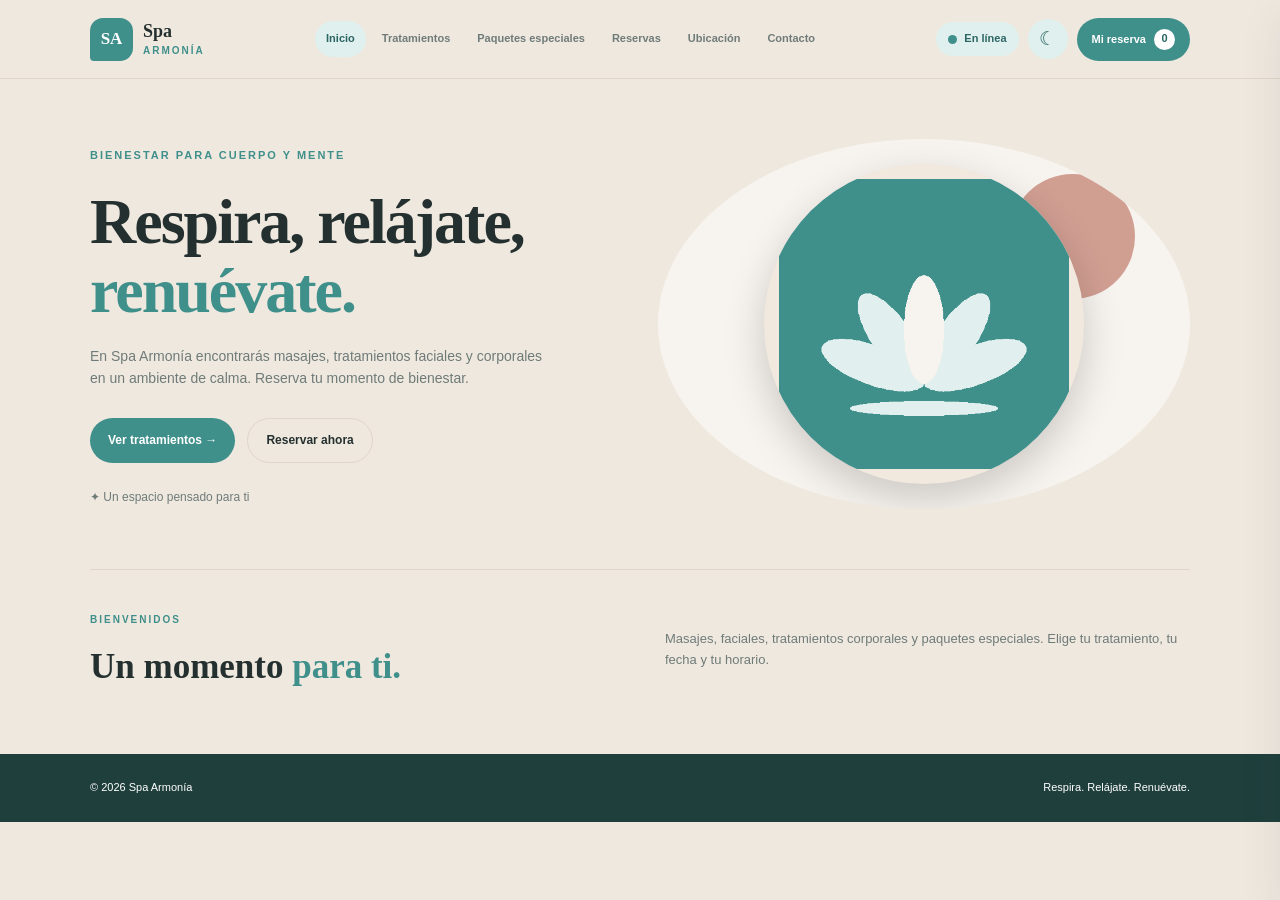
<file: spa/index.html>
<!DOCTYPE html>

<html lang="es">

<head>
    <meta charset="utf-8" />
    <meta http-equiv="Content-Security-Policy" content="default-src 'self'; script-src 'self'; style-src 'self' https://fonts.googleapis.com; font-src https://fonts.gstatic.com; img-src 'self' data:; frame-src https://www.google.com https://maps.google.com; connect-src 'self'; manifest-src 'self'; object-src 'none'; base-uri 'self'; form-action 'self'" />
    <meta name="referrer" content="strict-origin-when-cross-origin" />
    <meta content="width=device-width, initial-scale=1.0" name="viewport" />
    <meta content="#1f3f3d" name="theme-color" />
    <link href="manifest.json" rel="manifest" />
    <link href="icons/icon-192.png" rel="icon" type="image/png" />
    <link href="icons/icon-192.png" rel="apple-touch-icon" />
    <meta content="Spa Armonía: masajes, faciales, tratamientos corporales y reservas por WhatsApp." name="description" />
    <title>Spa Armonía</title>
    <link href="https://fonts.googleapis.com" rel="preconnect" />
    <link crossorigin="" href="https://fonts.gstatic.com" rel="preconnect" />
    <link href="https://fonts.googleapis.com/css2?family=DM+Sans:wght@400;500;600;700;800&amp;family=Playfair+Display:wght@600;700;800&amp;display=swap" rel="stylesheet" />
    <link href="style.css" rel="stylesheet" />
</head>

<body>
    <header class="header">
        <nav class="navbar container">
            <a class="brand" data-view="inicio" href="#">
                <span class="brand-mark">SA</span>
                <span class="brand-name">Spa <small>Armonía</small></span>
            </a>
            <button aria-controls="navLinks" aria-expanded="false" aria-label="Abrir menú" class="menu-toggle" id="menuToggle" type="button">
                <span></span><span></span><span></span>
            </button>
            <div class="nav-links" id="navLinks">
                <button class="nav-link active" data-view="inicio" type="button">Inicio</button>
                <button class="nav-link" data-view="tratamientos" type="button">Tratamientos</button>
                <button class="nav-link" data-view="paquetes" type="button">Paquetes especiales</button>
                <button class="nav-link" data-view="reservas" type="button">Reservas</button>
                <button class="nav-link" data-view="ubicacion" type="button">Ubicación</button>
                <button class="nav-link" data-view="contacto" type="button">Contacto</button>
            </div>
            <div class="nav-actions">
                <span class="net-status" id="netStatus" role="status">En línea</span>
                <button class="button button-outline install-button" id="installBtn" type="button" hidden>Instalar app</button>
                <button aria-label="Cambiar tema" class="icon-button" id="themeToggle" type="button">☾</button>
                <button class="cart-button" id="cartOpen" type="button">Mi reserva <span id="cartCount">0</span></button>
            </div>
        </nav>
    </header>
    <main class="main-container">
        <section class="page-section active" id="inicio">
            <div class="hero container">
                <div class="hero-copy">
                    <span class="eyebrow">BIENESTAR PARA CUERPO Y MENTE</span>
                    <h1>Respira, relájate,<br/><em>renuévate.</em></h1>
                    <p>En Spa Armonía encontrarás masajes, tratamientos faciales y corporales en un ambiente de calma. Reserva tu momento de bienestar.</p>
                    <div class="hero-buttons">
                        <button class="button button-primary" data-view="tratamientos" type="button">Ver tratamientos →</button>
                        <button class="button button-outline" data-view="reservas" type="button">Reservar ahora</button>
                    </div>
                    <div class="hero-note">✦ Un espacio pensado para ti</div>
                </div>
                <div class="hero-art">
                    <div class="art-circle"></div>
                    <div class="logo-container">
                        <img src="imagenes/logo.png" alt="Logo de Spa Armonía">
                    </div>
                </div>
            </div>
            <div class="welcome-strip container">
                <div>
                    <span class="section-kicker">BIENVENIDOS</span>
                    <h2>Un momento <em>para ti.</em></h2>
                </div>
                <p>Masajes, faciales, tratamientos corporales y paquetes especiales. Elige tu tratamiento, tu fecha y tu horario.</p>
            </div>
        </section>
        <section class="page-section" id="tratamientos">
            <div class="container page-content">
                <div class="section-heading">
                    <div>
                        <span class="section-kicker">NUESTROS SERVICIOS</span>
                        <h2>Tratamientos de <em>bienestar</em></h2>
                    </div>
                    <p>Consulta la duración y el precio por persona de cada tratamiento.</p>
                </div>
                <div class="price-information" id="priceInfo"></div>
                <div class="menu-tools">
                    <label class="search-box">
                        <span>⌕</span>
                        <input id="treatmentSearch" placeholder="Buscar un tratamiento..." type="search" />
                    </label>
                </div>
                <div class="category-grid" id="treatmentMenu"></div>
                <p class="info-note">Tratamientos sujetos a disponibilidad. Confirma tu reserva por WhatsApp si deseas más detalles.</p>
            </div>
        </section>
        <section class="page-section" id="paquetes">
            <div class="container page-content">
                <div class="section-heading">
                    <div>
                        <span class="section-kicker">EXPERIENCIAS COMPLETAS</span>
                        <h2>Paquetes <em>especiales</em></h2>
                    </div>
                    <p>Combinaciones de tratamientos con precio por persona.</p>
                </div>
                <div class="package-grid" id="packageGrid"></div>
                <p class="info-note">Las imágenes son ilustrativas y pueden reemplazarse por fotografías reales del spa.</p>
            </div>
        </section>
        <section class="page-section" id="reservas">
            <div class="container page-content">
                <div class="section-heading">
                    <div>
                        <span class="section-kicker">AGENDA TU VISITA</span>
                        <h2>Haz tu <em>reserva</em></h2>
                    </div>
                    <p>Elige el tratamiento, la fecha, el horario y la cantidad de personas.</p>
                </div>
                <div class="order-layout">
                    <div class="order-card">
                        <h3>Reserva un tratamiento</h3>
                        <p>Selecciona la categoría y el tratamiento que deseas.</p>
                        <label for="treatCategory">Categoría</label>
                        <select id="treatCategory"></select>
                        <label for="treatService">Tratamiento</label>
                        <select id="treatService"></select>
                        <label for="treatDate">Fecha</label>
                        <input id="treatDate" type="date" />
                        <label for="treatTime">Horario</label>
                        <select id="treatTime"></select>
                        <label for="treatPeople">Cantidad de personas</label>
                        <input id="treatPeople" max="6" min="1" type="number" value="1" />
                        <div class="price-line">
                            <span>Precio por persona</span>
                            <strong id="treatPrice"></strong>
                        </div>
                        <button class="button button-primary" id="addTreatment" type="button">Agregar a mi reserva</button>
                    </div>
                    <div class="order-card">
                        <h3>Paquetes especiales</h3>
                        <p>Vive una experiencia completa de relajación.</p>
                        <label for="packageSelect">Selecciona un paquete</label>
                        <select id="packageSelect"></select>
                        <label for="packageDate">Fecha</label>
                        <input id="packageDate" type="date" />
                        <label for="packageTime">Horario</label>
                        <select id="packageTime"></select>
                        <label for="packagePeople">Cantidad de personas</label>
                        <input id="packagePeople" max="6" min="1" type="number" value="1" />
                        <button class="button button-primary" id="addPackage" type="button">Agregar paquete</button>
                        <div class="order-help">
                            <strong>¿Ya elegiste?</strong>
                            <p>Abre “Mi reserva” para revisar tus tratamientos, fechas y el total antes de enviarla por WhatsApp.</p>
                            <button class="button button-outline" id="openCartFromOrders" type="button">Revisar mi reserva</button>
                        </div>
                    </div>
                </div>
            </div>
        </section>
        <section class="page-section" id="ubicacion">
            <div class="container centered-page">
                <div class="location-symbol">⌖</div>
                <span class="section-kicker">VEN A VISITARNOS</span>
                <h2>Estamos cerca <em>de ti.</em></h2>
                <p class="page-description">Encuéntranos en esta ubicación. Puedes abrir el mapa para obtener indicaciones.</p>
                <div class="map-frame">
                    <iframe loading="lazy" referrerpolicy="no-referrer-when-downgrade" src="https://www.google.com/maps?q=-16.4897,-68.1193&amp;z=15&amp;output=embed" title="Mapa de Spa Armonía"></iframe>
                </div>
                <a class="button button-primary map-link" href="https://www.google.com/maps/dir/?api=1&amp;destination=-16.4897,-68.1193" rel="noopener noreferrer" target="_blank">Cómo llegar con Google Maps →</a>
                <p class="coordinates">Coordenadas: -16.4897, -68.1193</p>
            </div>
        </section>
        <section class="page-section" id="contacto">
            <div class="container centered-page">
                <span class="section-kicker">ESTAMOS PARA ATENDERTE</span>
                <h2>Contáctanos</h2>
                <p class="page-description">Comunícate con nosotros para consultas o para confirmar tu reserva.</p>
                <div class="contact-grid">
                    <article class="contact-card">
                        <span>✆</span>
                        <h3>WhatsApp</h3>
                        <p>70000000</p>
                        <a href="https://wa.me/59170000000" rel="noopener noreferrer" target="_blank">Escribir por WhatsApp</a>
                    </article>
                    <article class="contact-card">
                        <span>⌖</span>
                        <h3>Ubicación</h3>
                        <p>Consulta el mapa para encontrarnos.</p>
                        <button class="text-button" data-view="ubicacion" type="button">Ver ubicación</button>
                    </article>
                    <article class="contact-card">
                        <span>◷</span>
                        <h3>Atención</h3>
                        <p>Lunes a sábado, de 09:00 a 19:00.</p>
                    </article>
                </div>
            </div>
        </section>
    </main>
    <footer class="footer">
        <div class="container footer-content">
            <span>© <span id="year"></span> Spa Armonía</span>
            <span>Respira. Relájate. Renuévate.</span>
        </div>
    </footer>
    <div class="cart-overlay" id="cartOverlay"></div>
    <aside class="cart-panel" id="cartPanel">
        <div class="cart-header">
            <div>
                <span class="section-kicker">SPA ARMONÍA</span>
                <h2>Mi reserva</h2>
            </div>
            <button aria-label="Cerrar" class="close-button" id="cartClose" type="button">×</button>
        </div>
        <div class="cart-items" id="cartItems"></div>
        <div class="cart-footer">
            <div class="cart-total-row">
                <span>Total</span>
                <strong id="cartTotal">0 Bs</strong>
            </div>
            <button class="button button-primary checkout-button" id="checkoutButton" type="button">Continuar con mi reserva →</button>
        </div>
    </aside>
    <div class="modal-backdrop" id="orderModal">
        <form class="order-modal" id="orderForm" novalidate="">
            <button aria-label="Cerrar" class="close-button modal-close" id="modalClose" type="button">×</button>
            <span class="section-kicker">CASI LISTO</span>
            <h2>Completa tus <em>datos</em></h2>
            <p class="modal-description">Déjanos tus datos para preparar el mensaje de tu reserva.</p>
            <label for="customerName">Nombre completo</label>
            <input autocomplete="name" id="customerName" maxlength="60" placeholder="Escribe tu nombre" type="text" />
            <small class="field-error" id="nameError"></small>
            <label for="customerPhone">Tu número de celular</label>
            <input autocomplete="tel" id="customerPhone" inputmode="numeric" maxlength="8" placeholder="Ej. 70000000" type="tel" />
            <small class="field-error" id="phoneError"></small>
            <label for="customerNote">Detalle adicional (opcional)</label>
            <textarea id="customerNote" maxlength="200" placeholder="Alguna indicación para tu reserva..." rows="3"></textarea>
            <button class="button button-primary submit-order" type="submit">Enviar reserva por WhatsApp →</button>
            <p class="form-message" id="formMessage"></p>
        </form>
    </div>
    <div class="toast" id="toast"></div>
    <script src="jquery.min.js"></script>
    <script src="script.js"></script>
</body>

</html>
</file>
<file: spa/style.css>
* {
    box-sizing: border-box;
    margin: 0;
    padding: 0;
}

:root {
    --green: #3f8f8b;
    --green-dark: #2c6663;
    --green-soft: #dff0ee;
    --orange: #c98a7c;
    --cream: #eadfd3;
    --cream-light: #f7f3ee;
    --paper: #efe8df;
    --ink: #24302f;
    --muted: #6f7b79;
    --line: #e0d6ca;
    --card: #ffffff;
    --shadow: 0 15px 40px rgba(40, 70, 68, .09);
}

body.dark-mode {
    --green: #6cc0ba;
    --green-dark: #a7dcd7;
    --green-soft: #1f3836;
    --orange: #e0a597;
    --cream: #4a403a;
    --cream-light: #222b2a;
    --paper: #1a2322;
    --ink: #eef3f1;
    --muted: #aebcb9;
    --line: #324341;
    --card: #232e2d;
    --shadow: 0 15px 40px rgba(0, 0, 0, .2);
}

html {
    scroll-behavior: smooth;
}

body {
    font-family: "DM Sans", sans-serif;
    color: var(--ink);
    background: var(--paper);
    line-height: 1.6;
    transition: background .25s, color .25s;
}

button,
input,
select,
textarea {
    font: inherit;
}

button {
    cursor: pointer;
}

a {
    color: inherit;
    text-decoration: none;
}

.container {
    width: min(1100px, calc(100% - 40px));
    margin: auto;
}

.main-container {
    min-height: 75vh;
}

.page-section {
    display: none;
}

.page-section.active {
    display: block;
}

h1,
h2,
h3,
h4 {
    font-family: "Playfair Display", serif;
}

h1 em,
h2 em {
    color: var(--green);
    font-style: normal;
}

.section-kicker {
    color: var(--green);
    font-size: 10px;
    font-weight: 800;
    letter-spacing: 2px;
}


/* Navegación */

.header {
    position: sticky;
    top: 0;
    z-index: 50;
    background: var(--paper);
    border-bottom: 1px solid var(--line);
}

.navbar {
    min-height: 78px;
    display: flex;
    align-items: center;
    justify-content: space-between;
    gap: 20px;
}

.brand {
    display: flex;
    align-items: center;
    gap: 10px;
    flex-shrink: 0;
}

.brand-mark {
    width: 43px;
    height: 43px;
    display: grid;
    place-items: center;
    border-radius: 13px 13px 13px 4px;
    background: var(--green);
    color: white;
    font-family: "Playfair Display", serif;
    font-size: 17px;
    font-weight: 800;
}

.brand-name {
    font-family: "Playfair Display", serif;
    font-size: 18px;
    font-weight: 700;
    line-height: 1.1;
}

.brand-name small {
    display: block;
    margin-top: 4px;
    color: var(--green);
    font-family: "DM Sans", sans-serif;
    font-size: 10px;
    letter-spacing: 2px;
    text-transform: uppercase;
}

.nav-links {
    display: flex;
    align-items: center;
    gap: 5px;
}

.nav-link {
    padding: 9px 11px;
    border: 0;
    border-radius: 25px;
    background: transparent;
    color: var(--muted);
    font-size: 11px;
    font-weight: 700;
    transition: .2s;
}

.nav-link:hover,
.nav-link.active {
    background: var(--green-soft);
    color: var(--green-dark);
}

.nav-actions {
    display: flex;
    align-items: center;
    gap: 9px;
}

.icon-button {
    width: 40px;
    height: 40px;
    border: 0;
    border-radius: 50%;
    background: var(--green-soft);
    color: var(--green-dark);
    font-size: 19px;
}

.cart-button {
    padding: 11px 15px;
    border: 0;
    border-radius: 30px;
    background: var(--green);
    color: white;
    font-size: 11px;
    font-weight: 700;
    white-space: nowrap;
}

.cart-button span {
    display: inline-grid;
    place-items: center;
    min-width: 21px;
    height: 21px;
    margin-left: 5px;
    padding: 0 5px;
    border-radius: 50%;
    background: white;
    color: var(--green-dark);
}

.menu-toggle {
    display: none;
    width: 38px;
    padding: 7px;
    border: 0;
    background: transparent;
}

.menu-toggle span {
    display: block;
    height: 2px;
    margin: 5px 0;
    border-radius: 5px;
    background: var(--ink);
}

.hero {
    display: grid;
    grid-template-columns: 1fr 1fr;
    align-items: center;
    gap: 35px;
    min-height: 490px;
    padding-top: 55px;
    padding-bottom: 55px;
}

.hero-copy {
    max-width: 540px;
}

.eyebrow {
    color: var(--green);
    font-size: 11px;
    font-weight: 800;
    letter-spacing: 2px;
}

.hero h1 {
    margin: 20px 0;
    font-size: clamp(43px, 5vw, 66px);
    line-height: 1.08;
    letter-spacing: -2px;
}

.hero-copy>p {
    max-width: 470px;
    color: var(--muted);
    font-size: 14px;
}

.hero-buttons {
    display: flex;
    flex-wrap: wrap;
    gap: 12px;
    margin-top: 28px;
}

.button {
    display: inline-flex;
    justify-content: center;
    align-items: center;
    gap: 9px;
    padding: 12px 18px;
    border: 0;
    border-radius: 30px;
    font-size: 12px;
    font-weight: 700;
    transition: .2s;
}

.button:hover {
    transform: translateY(-2px);
    box-shadow: var(--shadow);
}

.button-primary {
    background: var(--green);
    color: white;
}

.button-primary:hover {
    background: var(--green-dark);
}

.button-outline {
    border: 1px solid var(--line);
    background: transparent;
    color: var(--ink);
}

.hero-note {
    margin-top: 25px;
    color: var(--muted);
    font-size: 12px;
}

.hero-art {
    position: relative;
    min-height: 370px;
    display: grid;
    place-items: center;
    overflow: hidden;
    border-radius: 50%;
    background: var(--cream-light);
}

.art-circle {
    position: absolute;
    width: 300px;
    height: 300px;
    border: 1px dashed var(--green);
    border-radius: 50%;
    opacity: .5;
}

.hero-art::before {
    content: "";
    position: absolute;
    width: 125px;
    height: 125px;
    top: 35px;
    right: 55px;
    border-radius: 50%;
    background: var(--orange);
    opacity: .8;
}

.food-plate {
    position: relative;
    z-index: 1;
    width: 255px;
    height: 255px;
    display: grid;
    place-items: center;
    border: 12px solid #eee4d8;
    border-radius: 50%;
    background: #fffdf8;
    box-shadow: 0 20px 45px rgba(0, 0, 0, .13);
    transform: rotate(-7deg);
}

.plate-inner {
    width: 205px;
    height: 205px;
    display: grid;
    place-items: center;
    position: relative;
    border: 2px solid #e4d8c9;
    border-radius: 50%;
    background: #f6f1ea;
}

.food-main {
    font-size: 100px;
}

.food-leaf,
.food-spark {
    position: absolute;
    font-size: 28px;
    color: var(--green);
}

.food-leaf {
    top: 30px;
    left: 25px;
}

.food-spark {
    right: 25px;
    bottom: 30px;
    color: var(--orange);
}

.art-label {
    position: absolute;
    right: 0;
    bottom: 30px;
    z-index: 2;
    padding: 12px 17px;
    border-radius: 30px;
    background: var(--card);
    box-shadow: var(--shadow);
    font-size: 11px;
    font-weight: 700;
}

.floating-leaf {
    position: absolute;
    z-index: 2;
    color: var(--orange);
    font-size: 30px;
}

.leaf-one {
    top: 35px;
    left: 50px;
}

.leaf-two {
    bottom: 45px;
    left: 35px;
}

.welcome-strip {
    display: grid;
    grid-template-columns: 1fr 1fr;
    align-items: center;
    gap: 50px;
    padding: 35px 0 55px;
    border-top: 1px solid var(--line);
}

.welcome-strip h2 {
    margin-top: 8px;
    font-size: 35px;
}

.welcome-strip>p {
    color: var(--muted);
    font-size: 13px;
}

.page-content {
    padding-top: 55px;
    padding-bottom: 80px;
}

.section-heading {
    display: flex;
    justify-content: space-between;
    align-items: end;
    gap: 25px;
}

.section-heading h2,
.centered-page>h2 {
    margin-top: 12px;
    font-size: clamp(38px, 4.5vw, 52px);
    line-height: 1.1;
}

.section-heading>p {
    color: var(--muted);
    font-size: 12px;
}

.price-information {
    display: grid;
    grid-template-columns: repeat(3, 1fr);
    gap: 14px;
    margin: 28px 0;
}

.price-information>div {
    display: flex;
    flex-direction: column;
    padding: 17px;
    border: 1px solid var(--line);
    border-radius: 14px;
    background: var(--cream-light);
}

.price-information strong {
    font-size: 12px;
}

.price-information span {
    margin: 4px 0;
    color: var(--muted);
    font-size: 10px;
}

.price-information b {
    color: var(--green-dark);
    font-size: 17px;
}

.menu-tools {
    display: flex;
    justify-content: flex-end;
    margin: 20px 0;
}

.search-box {
    width: min(350px, 100%);
    display: flex;
    align-items: center;
    gap: 10px;
    padding: 0 14px;
    border: 1px solid var(--line);
    border-radius: 30px;
    background: var(--card);
}

.search-box span {
    color: var(--green);
    font-size: 22px;
}

.search-box input {
    width: 100%;
    height: 42px;
    border: 0;
    outline: 0;
    background: transparent;
    color: var(--ink);
    font-size: 11px;
}

.category-grid {
    display: grid;
    grid-template-columns: repeat(2, 1fr);
    gap: 15px;
    align-items: start;
    /* <--- Esto es lo clave */
}

.category-card {
    overflow: hidden;
    border: 1px solid var(--line);
    border-radius: 16px;
    background: var(--card);
    box-shadow: var(--shadow);
}

.category-header {
    width: 100%;
    display: flex;
    align-items: center;
    gap: 15px;
    padding: 17px;
    border: 0;
    background: transparent;
    color: var(--ink);
    text-align: left;
}

.category-header:hover {
    background: var(--green-soft);
}

.category-icon {
    width: 38px;
    height: 38px;
    display: grid;
    place-items: center;
    flex-shrink: 0;
    border-radius: 50%;
    background: var(--cream-light);
    color: var(--orange);
    font-size: 19px;
}

.category-title {
    flex: 1;
}

.category-title strong,
.category-title small {
    display: block;
}

.category-title strong {
    font-size: 13px;
}

.category-title small {
    color: var(--muted);
    font-size: 10px;
}

.category-arrow {
    width: 32px;
    height: 32px;
    display: grid;
    place-items: center;
    border-radius: 50%;
    background: var(--green-soft);
    color: var(--green-dark);
    font-size: 22px;
    font-weight: 700;
}

.category-details {
    display: none;
    padding: 0 17px 15px;
}

.category-card.open .category-details {
    display: block;
}

.service-option {
    display: flex;
    align-items: center;
    gap: 12px;
    padding: 11px 0;
    border-top: 1px solid var(--line);
}

.service-option img {
    width: 66px;
    height: 58px;
    flex-shrink: 0;
    object-fit: cover;
    border-radius: 9px;
}

.service-option div {
    display: flex;
    flex-direction: column;
}

.service-option small {
    color: var(--green);
    font-size: 9px;
    font-weight: 800;
}

.service-option strong {
    font-size: 12px;
}

.service-option b {
    color: var(--green-dark);
    font-size: 11px;
}

.info-note {
    margin-top: 20px;
    color: var(--muted);
    font-size: 11px;
}

.package-grid {
    display: grid;
    grid-template-columns: repeat(3, 1fr);
    gap: 18px;
    margin-top: 30px;
}

.package-card {
    overflow: hidden;
    border: 1px solid var(--line);
    border-radius: 17px;
    background: var(--card);
    box-shadow: var(--shadow);
    transition: .2s;
}

.package-card:hover {
    transform: translateY(-4px);
}

.package-card img {
    display: block;
    width: 100%;
    height: 165px;
    object-fit: cover;
}

.package-card h3 {
    padding: 13px 17px 0;
    font-size: 19px;
}

.package-card strong {
    display: block;
    padding: 4px 17px 17px;
    color: var(--green-dark);
    font-size: 17px;
}

.order-layout {
    display: grid;
    grid-template-columns: 1fr 1fr;
    gap: 20px;
    margin-top: 30px;
    align-items: start;
}

.order-card {
    padding: 25px;
    border: 1px solid var(--line);
    border-radius: 17px;
    background: var(--card);
    box-shadow: var(--shadow);
}

.order-card h3 {
    margin-bottom: 5px;
    font-size: 23px;
}

.order-card p {
    margin-bottom: 14px;
    color: var(--muted);
    font-size: 12px;
}

.order-card label {
    display: block;
    margin: 13px 0 6px;
    font-size: 11px;
    font-weight: 700;
}

.order-card input,
.order-card select {
    width: 100%;
    max-width: 360px;
    min-height: 42px;
    padding: 9px 12px;
    border: 1px solid var(--line);
    border-radius: 9px;
    outline: 0;
    background: var(--paper);
    color: var(--ink);
    font-size: 12px;
}

.order-card input:focus,
.order-card select:focus {
    border-color: var(--green);
}

.order-card>.button {
    margin-top: 16px;
}

.price-line {
    display: flex;
    justify-content: space-between;
    max-width: 360px;
    margin-top: 18px;
    padding: 12px 0;
    border-top: 1px solid var(--line);
    font-size: 12px;
}

.price-line strong {
    color: var(--green-dark);
    font-size: 17px;
}

.order-card hr {
    margin: 25px 0;
    border: 0;
    border-top: 1px solid var(--line);
}

.order-help {
    margin-top: 30px;
    padding: 17px;
    border-radius: 12px;
    background: var(--cream-light);
}

.order-help strong {
    font-size: 13px;
}

.order-help p {
    margin: 5px 0 12px;
}

.order-help .button {
    font-size: 11px;
}

.centered-page {
    width: min(1100px, calc(100% - 40px));
    margin: auto;
    padding: 75px 0 90px;
    text-align: center;
}

.page-description {
    max-width: 550px;
    margin: 15px auto 30px;
    color: var(--muted);
    font-size: 13px;
}

.location-symbol {
    width: 65px;
    height: 65px;
    display: grid;
    place-items: center;
    margin: 0 auto 20px;
    border-radius: 50%;
    background: var(--green-soft);
    color: var(--green);
    font-size: 35px;
}

.map-frame {
    width: min(800px, 100%);
    height: 390px;
    margin: 30px auto 15px;
    overflow: hidden;
    border: 1px solid var(--line);
    border-radius: 18px;
    background: var(--cream-light);
    box-shadow: var(--shadow);
}

.map-frame iframe {
    width: 100%;
    height: 100%;
    border: 0;
}

.map-link {
    margin-top: 10px;
}

.coordinates {
    margin-top: 12px;
    color: var(--muted);
    font-size: 11px;
}

.contact-grid {
    display: grid;
    grid-template-columns: repeat(3, 1fr);
    gap: 20px;
    margin-top: 35px;
}

.contact-card {
    padding: 28px 18px;
    border: 1px solid var(--line);
    border-radius: 17px;
    background: var(--card);
    box-shadow: var(--shadow);
}

.contact-card>span {
    width: 53px;
    height: 53px;
    display: grid;
    place-items: center;
    margin: 0 auto 15px;
    border-radius: 50%;
    background: var(--green-soft);
    color: var(--green-dark);
    font-size: 24px;
}

.contact-card h3 {
    font-size: 17px;
}

.contact-card p {
    margin: 7px 0 12px;
    color: var(--muted);
    font-size: 11px;
}

.contact-card a,
.text-button {
    border: 0;
    background: transparent;
    color: var(--green-dark);
    font-size: 11px;
    font-weight: 800;
    text-decoration: underline;
}

.footer {
    padding: 25px 0;
    background: #1f3f3d;
    color: white;
}

.footer-content {
    display: flex;
    justify-content: space-between;
    align-items: center;
    gap: 15px;
    font-size: 11px;
}

.cart-overlay,
.modal-backdrop {
    position: fixed;
    inset: 0;
    z-index: 80;
    background: rgba(12, 24, 23, .5);
    opacity: 0;
    visibility: hidden;
    transition: .25s;
}

.cart-overlay.show,
.modal-backdrop.show {
    opacity: 1;
    visibility: visible;
}

.cart-panel {
    position: fixed;
    top: 0;
    right: 0;
    z-index: 81;
    width: min(420px, 100%);
    height: 100%;
    display: flex;
    flex-direction: column;
    padding: 25px;
    background: var(--paper);
    box-shadow: var(--shadow);
    transform: translateX(100%);
    transition: transform .3s;
}

.cart-panel.open {
    transform: translateX(0);
}

.cart-header {
    display: flex;
    justify-content: space-between;
    align-items: center;
    padding-bottom: 20px;
    border-bottom: 1px solid var(--line);
}

.cart-header h2,
.order-modal h2 {
    font-size: 29px;
}

.close-button {
    width: 37px;
    height: 37px;
    border: 0;
    border-radius: 50%;
    background: var(--green-soft);
    color: var(--green-dark);
    font-size: 24px;
}

.cart-items {
    flex: 1;
    overflow-y: auto;
    padding: 20px 0;
}

.empty-cart {
    padding: 35px 0;
    color: var(--muted);
    text-align: center;
    font-size: 12px;
}

.cart-item {
    display: flex;
    justify-content: space-between;
    align-items: center;
    gap: 10px;
    padding: 14px 0;
    border-bottom: 1px solid var(--line);
}

.cart-item-info {
    flex: 1;
}

.cart-item strong {
    display: block;
    font-size: 12px;
}

.cart-item span {
    color: var(--muted);
    font-size: 10px;
}

.remove-item {
    padding: 5px;
    border: 0;
    background: transparent;
    color: #d64b3e;
    font-size: 10px;
}

.cart-footer {
    padding-top: 18px;
    border-top: 1px solid var(--line);
}

.cart-total-row {
    display: flex;
    justify-content: space-between;
    padding: 13px 0;
    font-size: 15px;
    font-weight: 800;
}

.checkout-button {
    width: 100%;
}

.modal-backdrop {
    z-index: 90;
    display: grid;
    place-items: center;
    padding: 20px;
    overflow-y: auto;
}

.order-modal {
    position: relative;
    width: min(460px, 100%);
    padding: 35px;
    border-radius: 20px;
    background: var(--paper);
    box-shadow: var(--shadow);
    transform: translateY(15px);
    transition: .25s;
}

.modal-backdrop.show .order-modal {
    transform: translateY(0);
}

.modal-close {
    position: absolute;
    top: 17px;
    right: 17px;
}

.order-modal h2 {
    margin-top: 8px;
}

.modal-description {
    margin: 10px 0 20px;
    color: var(--muted);
    font-size: 12px;
}

.order-modal label {
    display: block;
    margin: 13px 0 6px;
    font-size: 11px;
    font-weight: 700;
}

.order-modal input,
.order-modal textarea {
    width: 100%;
    max-width: 380px;
    padding: 12px;
    border: 1px solid var(--line);
    border-radius: 9px;
    outline: 0;
    background: var(--card);
    color: var(--ink);
    font-size: 12px;
}

.order-modal input:focus,
.order-modal textarea:focus {
    border-color: var(--green);
}

.field-error {
    display: block;
    min-height: 14px;
    margin-top: 3px;
    color: #d64b3e;
    font-size: 10px;
}

.submit-order {
    width: 100%;
    margin-top: 18px;
}

.form-message {
    margin-top: 10px;
    color: var(--muted);
    font-size: 11px;
    text-align: center;
}

.toast {
    position: fixed;
    z-index: 110;
    left: 50%;
    bottom: 25px;
    padding: 12px 20px;
    border-radius: 30px;
    background: #1f3f3d;
    color: white;
    box-shadow: var(--shadow);
    font-size: 12px;
    opacity: 0;
    pointer-events: none;
    transform: translate(-50%, 15px);
    transition: .25s;
}

.toast.show {
    opacity: 1;
    transform: translate(-50%, 0);
}

@media (max-width: 1050px) {
    .navbar {
        gap: 9px;
    }
    .nav-link {
        padding: 8px;
        font-size: 10px;
    }
    .brand-name {
        font-size: 16px;
    }
}

@media (max-width: 800px) {
    .menu-toggle {
        display: block;
        order: 3;
    }
    .nav-actions {
        margin-left: auto;
    }
    .nav-links {
        position: absolute;
        top: 70px;
        left: 0;
        right: 0;
        display: none;
        flex-direction: column;
        align-items: stretch;
        padding: 10px 20px 18px;
        background: var(--paper);
        box-shadow: var(--shadow);
    }
    .nav-links.open {
        display: flex;
    }
    .nav-link {
        padding: 12px;
        text-align: left;
        font-size: 12px;
    }
    .hero {
        grid-template-columns: 1fr;
        padding-top: 45px;
    }
    .hero-art {
        min-height: 310px;
    }
    .welcome-strip {
        grid-template-columns: 1fr;
        gap: 15px;
    }
    .section-heading {
        align-items: flex-start;
        flex-direction: column;
    }
    .package-grid {
        grid-template-columns: repeat(2, 1fr);
    }
    .order-layout {
        grid-template-columns: 1fr;
    }
}

@media (max-width: 600px) {
    .container,
    .centered-page {
        width: calc(100% - 30px);
    }
    .navbar {
        min-height: 70px;
        gap: 7px;
    }
    .brand-mark {
        width: 36px;
        height: 36px;
    }
    .brand-name {
        font-size: 14px;
    }
    .icon-button {
        width: 34px;
        height: 34px;
    }
    .cart-button {
        padding: 8px 10px;
        font-size: 10px;
    }
    .hero h1 {
        font-size: 46px;
    }
    .hero-art {
        min-height: 280px;
    }
    .food-plate {
        width: 220px;
        height: 220px;
    }
    .plate-inner {
        width: 175px;
        height: 175px;
    }
    .food-main {
        font-size: 82px;
    }
    .welcome-strip h2 {
        font-size: 30px;
    }
    .page-content {
        padding-top: 42px;
    }
    .price-information {
        grid-template-columns: 1fr;
    }
    .category-grid,
    .package-grid,
    .contact-grid {
        grid-template-columns: 1fr;
    }
    .service-option img {
        width: 60px;
        height: 54px;
    }
    .order-card {
        padding: 19px;
    }
    .centered-page {
        padding: 55px 0 65px;
    }
    .map-frame {
        height: 300px;
    }
    .footer-content {
        flex-direction: column;
        text-align: center;
    }
    .cart-panel {
        padding: 20px;
    }
    .order-modal {
        padding: 28px 22px;
    }
}

@media (prefers-reduced-motion: reduce) {
    *,
    *::before,
    *::after {
        scroll-behavior: auto !important;
        transition-duration: .01ms !important;
    }
}

.order-timer {
    display: flex;
    align-items: center;
    gap: 16px;
    margin-top: 25px;
    margin-bottom: 25px;
    padding: 18px 22px;
    border: 1px solid var(--line);
    border-left: 5px solid var(--green);
    border-radius: 15px;
    background: var(--card);
    box-shadow: var(--shadow);
    transition: .25s;
}

.timer-icon {
    width: 48px;
    height: 48px;
    display: grid;
    place-items: center;
    flex-shrink: 0;
    border-radius: 50%;
    background: var(--green-soft);
    color: var(--green-dark);
    font-size: 25px;
}

.timer-information {
    flex: 1;
}

.timer-information strong,
.timer-information span {
    display: block;
}

.timer-information strong {
    font-size: 13px;
}

.timer-information span {
    margin-top: 3px;
    color: var(--muted);
    font-size: 11px;
}

.timer-clock {
    color: var(--green-dark);
    font-size: 30px;
    font-weight: 800;
    font-variant-numeric: tabular-nums;
}

.timer-restart {
    padding: 9px 13px;
    border: 1px solid var(--line);
    border-radius: 20px;
    background: var(--green-soft);
    color: var(--green-dark);
    font-size: 10px;
    font-weight: 800;
}

.timer-warning {
    border-left-color: var(--orange);
}

.timer-warning .timer-clock {
    color: var(--orange);
}

.timer-warning .timer-icon {
    background: rgba(201, 138, 124, .15);
    color: var(--orange);
}

.timer-finished {
    border-left-color: #d64b3e;
}

.timer-finished .timer-clock {
    color: #d64b3e;
}

.timer-finished .timer-icon {
    background: rgba(214, 75, 62, .12);
    color: #d64b3e;
}

@media (max-width: 600px) {
    .order-timer {
        flex-wrap: wrap;
        gap: 12px;
        padding: 15px;
    }
    .timer-information {
        min-width: 65%;
    }
    .timer-clock {
        margin-left: 5px;
        font-size: 25px;
    }
}

.logo-container {
    width: 320px;
    height: 320px;
    position: relative;
    z-index: 2;
    display: flex;
    align-items: center;
    justify-content: center;
    border-radius: 50%;
    overflow: hidden;
    background: #f1e9de;
    box-shadow: 0 15px 40px rgba(0, 0, 0, 0.18);
}

.logo-container img {
    width: 100%;
    height: 100%;
    object-fit: contain;
    padding: 15px;
}

@media (max-width: 600px) {
    .logo-container {
        width: 240px;
        height: 240px;
    }
}
.is-hidden {
    display: none !important;
}

[hidden] {
    display: none !important;
}

.net-status {
    display: inline-flex;
    align-items: center;
    gap: 7px;
    padding: 8px 12px;
    border-radius: 30px;
    background: var(--green-soft);
    color: var(--green-dark);
    font-size: 11px;
    font-weight: 700;
    white-space: nowrap;
}

.net-status::before {
    content: "";
    width: 9px;
    height: 9px;
    border-radius: 50%;
    background: var(--green);
}

.net-status.offline {
    background: rgba(214, 75, 62, .12);
    color: #d64b3e;
}

.net-status.offline::before {
    background: #d64b3e;
}

.install-button {
    padding: 11px 15px;
    font-size: 11px;
}

@media (max-width: 600px) {
    .install-button {
        display: none;
    }
}

@media (max-width: 480px) {
    .net-status {
        gap: 0;
        padding: 9px;
        font-size: 0;
    }
}


.package-card p {
    margin: 6px 17px 0;
    color: var(--muted);
    font-size: 12px;
}

.package-card small {
    display: block;
    margin: 8px 17px 0;
    color: var(--green-dark);
    font-size: 11px;
    font-weight: 700;
    letter-spacing: .04em;
}

.package-card strong {
    display: block;
    margin: 8px 17px 17px;
}
</file>
